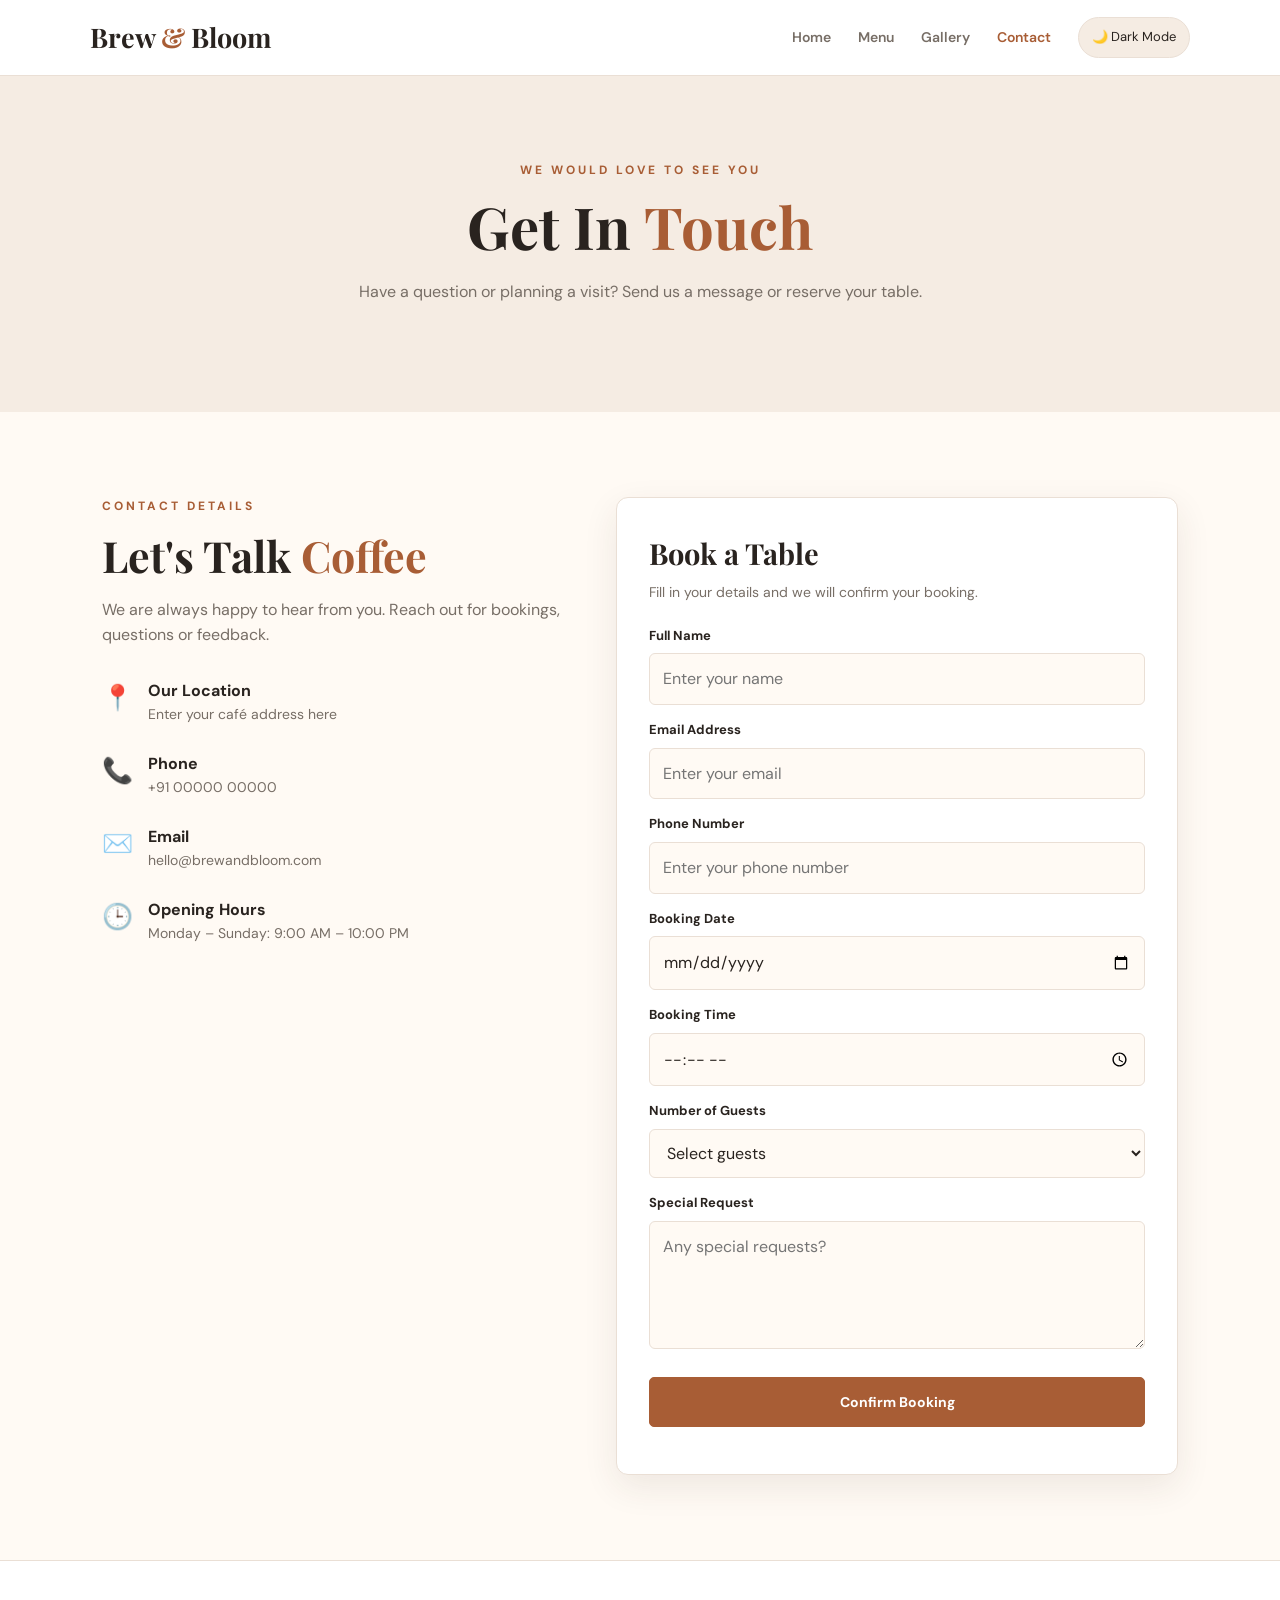
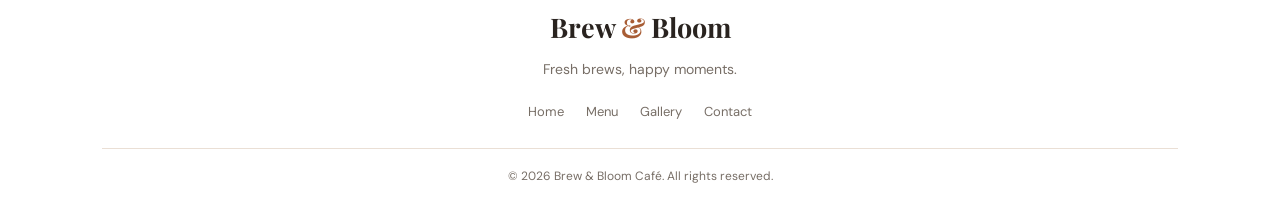
<file: contact.html>
<!DOCTYPE html>
<html lang="en">
<head>
    <meta charset="UTF-8">
    <meta name="viewport" content="width=device-width, initial-scale=1.0">
    <title>Brew & Bloom | Contact</title>
    <link rel="stylesheet" href="style.css">
    <script src="script.js" defer></script>
</head>
<body>
    <header class="header">
        <a href="index.html" class="logo">Brew <span>&</span> Bloom</a>
        <button class="menu-toggle" aria-label="Toggle navigation">☰</button>
        <nav class="navbar">
            <a href="index.html">Home</a>
            <a href="menu.html">Menu</a>
            <a href="gallery.html">Gallery</a>
            <a href="contact.html" class="active">Contact</a>
            <button class="theme-toggle">🌙 Dark Mode</button>
        </nav>
    </header>

    <main>
        <section class="page-hero">
            <p class="eyebrow">WE WOULD LOVE TO SEE YOU</p>
            <h1>Get In <span>Touch</span></h1>
            <p>Have a question or planning a visit? Send us a message or reserve your table.</p>
        </section>

        <section class="section contact-layout">
            <div class="contact-info">
                <p class="eyebrow">CONTACT DETAILS</p>
                <h2>Let's Talk <span>Coffee</span></h2>
                <p>We are always happy to hear from you. Reach out for bookings, questions or feedback.</p>
                <div class="contact-detail">
                    <span>📍</span>
                    <div><h3>Our Location</h3><p>Enter your café address here</p></div>
                </div>
                <div class="contact-detail">
                    <span>📞</span>
                    <div><h3>Phone</h3><p>+91 00000 00000</p></div>
                </div>
                <div class="contact-detail">
                    <span>✉️</span>
                    <div><h3>Email</h3><p>hello@brewandbloom.com</p></div>
                </div>
                <div class="contact-detail">
                    <span>🕒</span>
                    <div><h3>Opening Hours</h3><p>Monday – Sunday: 9:00 AM – 10:00 PM</p></div>
                </div>
            </div>

            <form class="booking-form" id="bookingForm">
                <h2>Book a Table</h2>
                <p>Fill in your details and we will confirm your booking.</p>

                <label for="name">Full Name</label>
                <input type="text" id="name" name="name" placeholder="Enter your name" required>

                <label for="email">Email Address</label>
                <input type="email" id="email" name="email" placeholder="Enter your email" required>

                <label for="phone">Phone Number</label>
                <input type="tel" id="phone" name="phone" placeholder="Enter your phone number" pattern="[0-9]{10}" required>

                <label for="date">Booking Date</label>
                <input type="date" id="date" name="date" required>

                <label for="time">Booking Time</label>
                <input type="time" id="time" name="time" required>

                <label for="guests">Number of Guests</label>
                <select id="guests" name="guests" required>
                    <option value="">Select guests</option>
                    <option value="1">1 Person</option>
                    <option value="2">2 People</option>
                    <option value="3">3 People</option>
                    <option value="4">4 People</option>
                    <option value="5">5 People</option>
                    <option value="6">6 People</option>
                    <option value="7">7 People</option>
                    <option value="8">8 People</option>
                </select>

                <label for="message">Special Request</label>
                <textarea id="message" name="message" rows="4" placeholder="Any special requests?"></textarea>

                <button type="submit" class="btn">Confirm Booking</button>
                <p class="form-message" id="formMessage" aria-live="polite"></p>
            </form>
        </section>
    </main>

    <footer class="footer">
        <a href="index.html" class="logo">Brew <span>&</span> Bloom</a>
        <p>Fresh brews, happy moments.</p>
        <div class="footer-links">
            <a href="index.html">Home</a>
            <a href="menu.html">Menu</a>
            <a href="gallery.html">Gallery</a>
            <a href="contact.html">Contact</a>
        </div>
        <p class="copyright">© 2026 Brew & Bloom Café. All rights reserved.</p>
    </footer>
</body>
</html>
</file>
<file: style.css>
@import url('https://fonts.googleapis.com/css2?family=DM+Sans:wght@400;500;600;700&family=Playfair+Display:wght@500;600;700&display=swap');

:root {
    --bg: #fffaf4;
    --surface: #ffffff;
    --text: #29231f;
    --muted: #776e66;
    --accent: #a85d35;
    --accent-dark: #854323;
    --border: #eadfd5;
    --soft: #f5ece3;
    --shadow: 0 12px 35px rgba(64, 43, 28, 0.09);
}

body.dark-mode {
    --bg: #171411;
    --surface: #24201c;
    --text: #f8eee5;
    --muted: #c1b3a7;
    --accent: #d58b5d;
    --accent-dark: #e7a77c;
    --border: #40362e;
    --soft: #302720;
    --shadow: 0 12px 35px rgba(0, 0, 0, 0.25);
}

* {
    margin: 0;
    padding: 0;
    box-sizing: border-box;
}

html {
    scroll-behavior: smooth;
    scroll-padding-top: 100px;
}

body {
    background: var(--bg);
    color: var(--text);
    font-family: 'DM Sans', sans-serif;
    line-height: 1.6;
    transition: background 0.3s, color 0.3s;
}

a {
    color: inherit;
    text-decoration: none;
}

button,
input,
textarea,
select {
    font: inherit;
}

img {
    max-width: 100%;
    display: block;
}

.header {
    min-height: 76px;
    padding: 14px 7%;
    display: flex;
    align-items: center;
    justify-content: space-between;
    background: var(--surface);
    border-bottom: 1px solid var(--border);
    position: sticky;
    top: 0;
    z-index: 100;
}

.logo {
    font-family: 'Playfair Display', serif;
    font-size: 27px;
    font-weight: 700;
    white-space: nowrap;
}

.logo span,
.hero h1 span,
.section-heading h2 span,
.page-hero h1 span,
.menu-hero h1 span,
.contact-info h2 span {
    color: var(--accent);
}

.navbar {
    display: flex;
    align-items: center;
    gap: 27px;
}

.navbar a {
    font-size: 14px;
    font-weight: 600;
    color: var(--muted);
    transition: color 0.2s;
}

.navbar a:hover,
.navbar a.active {
    color: var(--accent);
}

.theme-toggle,
.menu-toggle {
    border: 1px solid var(--border);
    background: var(--soft);
    color: var(--text);
    padding: 9px 13px;
    border-radius: 30px;
    cursor: pointer;
    font-size: 13px;
}

.menu-toggle {
    display: none;
    font-size: 22px;
    padding: 4px 11px;
}

.hero {
    min-height: 620px;
    display: flex;
    align-items: center;
    padding: 80px 9%;
    background-size: cover;
    background-position: center;
    position: relative;
}

.home-hero {
    background-image: linear-gradient(90deg, rgba(20, 15, 12, 0.84), rgba(20, 15, 12, 0.28)), url('https://images.unsplash.com/photo-1445116572660-236099ec97a0?w=1800');
}

.hero-content {
    max-width: 620px;
    color: #fff;
}

.eyebrow {
    color: var(--accent);
    font-size: 12px;
    font-weight: 700;
    letter-spacing: 3px;
    margin-bottom: 14px;
}

.hero .eyebrow {
    color: #eab38d;
}

.hero h1,
.menu-hero h1,
.page-hero h1 {
    font-family: 'Playfair Display', serif;
    font-size: clamp(42px, 6vw, 72px);
    line-height: 1.12;
    margin-bottom: 20px;
}

.hero-content > p:not(.eyebrow) {
    max-width: 510px;
    color: #eee2d8;
    font-size: 17px;
    margin-bottom: 30px;
}

.hero-buttons {
    display: flex;
    flex-wrap: wrap;
    gap: 13px;
}

.btn {
    display: inline-flex;
    justify-content: center;
    align-items: center;
    padding: 13px 25px;
    border: 1px solid var(--accent);
    border-radius: 5px;
    background: var(--accent);
    color: #fff;
    font-weight: 700;
    font-size: 14px;
    cursor: pointer;
    transition: 0.25s;
}

.btn:hover {
    background: var(--accent-dark);
    border-color: var(--accent-dark);
    transform: translateY(-2px);
}

.btn-outline {
    background: transparent;
    border-color: #fff;
    color: #fff;
}

.btn-outline:hover {
    background: #fff;
    color: #29231f;
}

.section {
    padding: 85px 8%;
}

.section-heading {
    text-align: center;
    max-width: 680px;
    margin: 0 auto 42px;
}

.section-heading h2,
.contact-info h2 {
    font-family: 'Playfair Display', serif;
    font-size: clamp(30px, 4vw, 43px);
    line-height: 1.2;
    margin-bottom: 13px;
}

.section-heading > p:not(.eyebrow) {
    color: var(--muted);
}

.feature-grid,
.food-grid,
.combo-grid {
    display: grid;
    grid-template-columns: repeat(3, 1fr);
    gap: 24px;
}

.feature-card {
    padding: 35px 25px;
    text-align: center;
    border: 1px solid var(--border);
    border-radius: 12px;
    background: var(--surface);
    box-shadow: var(--shadow);
}

.feature-icon {
    font-size: 36px;
    margin-bottom: 15px;
}

.feature-card h3,
.food-info h3 {
    font-family: 'Playfair Display', serif;
    font-size: 21px;
    margin-bottom: 9px;
}

.feature-card p,
.food-info p {
    color: var(--muted);
    font-size: 14px;
}

.popular-section {
    background: var(--soft);
}

.food-card,
.combo-card {
    overflow: hidden;
    background: var(--surface);
    border: 1px solid var(--border);
    border-radius: 12px;
    box-shadow: var(--shadow);
}

.food-card img {
    width: 100%;
    height: 230px;
    object-fit: cover;
    transition: transform 0.4s;
}

.food-card:hover img,
.combo-card:hover img {
    transform: scale(1.04);
}

.food-info {
    padding: 21px;
}

.food-info strong {
    display: block;
    color: var(--accent);
    margin-top: 13px;
    font-size: 18px;
}

.center-btn {
    text-align: center;
    margin-top: 35px;
}

.cta-section {
    padding: 75px 8%;
    text-align: center;
    background: #38271e;
    color: #fff;
}

.cta-section .eyebrow {
    color: #eab38d;
}

.cta-section h2 {
    font-family: 'Playfair Display', serif;
    font-size: clamp(30px, 4vw, 43px);
    margin-bottom: 12px;
}

.cta-section p:not(.eyebrow) {
    color: #e6d8cc;
    margin-bottom: 25px;
}

.page-hero,
.menu-hero {
    padding: 85px 8%;
    text-align: center;
    background: var(--soft);
}

.page-hero h1,
.menu-hero h1 {
    font-size: clamp(38px, 5vw, 58px);
}

.page-hero > p:not(.eyebrow),
.menu-hero > p:not(.eyebrow) {
    max-width: 650px;
    margin: 0 auto 22px;
    color: var(--muted);
}

.menu-hero .btn {
    margin-top: 8px;
}

.menu-offers {
    padding-bottom: 55px;
}

.combo-card img {
    width: 100%;
    height: 210px;
    object-fit: cover;
    transition: transform 0.4s;
}

.combo-info {
    position: relative;
    padding: 23px;
}

.offer-tag {
    display: inline-block;
    background: #e8f0df;
    color: #47632f;
    border-radius: 30px;
    padding: 5px 12px;
    font-size: 11px;
    font-weight: 700;
    margin-bottom: 10px;
}

.combo-info h3 {
    font-family: 'Playfair Display', serif;
    font-size: 22px;
    margin-bottom: 5px;
}

.combo-info p {
    color: var(--muted);
    font-size: 14px;
}

.price-line {
    display: flex;
    align-items: center;
    gap: 12px;
    margin-top: 15px;
}

.price-line strong {
    color: var(--accent);
    font-size: 21px;
}

.price-line del {
    color: var(--muted);
    font-size: 14px;
}

.menu-section {
    padding-top: 45px;
}

.category-nav {
    display: flex;
    justify-content: center;
    flex-wrap: wrap;
    gap: 12px;
    padding: 16px;
    margin: 0 auto 55px;
    background: var(--surface);
    border: 1px solid var(--border);
    border-radius: 12px;
    position: sticky;
    top: 76px;
    z-index: 50;
    box-shadow: var(--shadow);
}

.category-nav a {
    padding: 10px 17px;
    border-radius: 30px;
    background: var(--soft);
    color: var(--text);
    font-size: 13px;
    font-weight: 700;
    transition: 0.2s;
}

.category-nav a:hover {
    background: var(--accent);
    color: #fff;
}

.menu-category {
    max-width: 900px;
    margin: 0 auto 65px;
    scroll-margin-top: 160px;
}

.category-heading {
    padding-bottom: 18px;
    margin-bottom: 18px;
    border-bottom: 2px solid var(--accent);
}

.category-heading h2 {
    font-family: 'Playfair Display', serif;
    font-size: 30px;
    margin-bottom: 5px;
}

.category-heading p {
    color: var(--muted);
    font-size: 14px;
}

.menu-list {
    display: grid;
    grid-template-columns: 1fr 1fr;
    gap: 15px;
}

.menu-item {
    display: flex;
    justify-content: space-between;
    align-items: center;
    gap: 15px;
    padding: 18px;
    background: var(--surface);
    border: 1px solid var(--border);
    border-radius: 9px;
    transition: 0.2s;
}

.menu-item:hover {
    border-color: var(--accent);
    transform: translateY(-3px);
    box-shadow: var(--shadow);
}

.menu-item h3 {
    font-size: 16px;
    margin-bottom: 4px;
}

.menu-item p {
    color: var(--muted);
    font-size: 13px;
}

.menu-item strong {
    color: var(--accent);
    white-space: nowrap;
    font-size: 17px;
}

.gallery-grid {
    display: grid;
    grid-template-columns: repeat(3, 1fr);
    gap: 17px;
}

.gallery-grid img {
    width: 100%;
    height: 260px;
    object-fit: cover;
    border-radius: 10px;
    cursor: pointer;
    transition: transform 0.3s, opacity 0.3s;
}

.gallery-grid img:hover {
    transform: scale(1.025);
    opacity: 0.88;
}

.lightbox {
    display: none;
    position: fixed;
    inset: 0;
    z-index: 300;
    background: rgba(0, 0, 0, 0.92);
    justify-content: center;
    align-items: center;
    padding: 35px;
}

.lightbox.open {
    display: flex;
}

.lightbox img {
    max-width: 90%;
    max-height: 85vh;
    object-fit: contain;
    border-radius: 8px;
}

.lightbox-close {
    position: absolute;
    top: 20px;
    right: 35px;
    border: none;
    background: transparent;
    color: white;
    font-size: 42px;
    cursor: pointer;
}

.contact-layout {
    display: grid;
    grid-template-columns: 0.9fr 1.1fr;
    gap: 55px;
    align-items: start;
}

.contact-info > p:not(.eyebrow) {
    color: var(--muted);
    margin: 15px 0 30px;
}

.contact-detail {
    display: flex;
    align-items: flex-start;
    gap: 15px;
    margin: 25px 0;
}

.contact-detail > span {
    font-size: 25px;
}

.contact-detail h3 {
    font-size: 16px;
}

.contact-detail p {
    color: var(--muted);
    font-size: 14px;
}

.booking-form {
    padding: 32px;
    background: var(--surface);
    border: 1px solid var(--border);
    border-radius: 12px;
    box-shadow: var(--shadow);
}

.booking-form h2 {
    font-family: 'Playfair Display', serif;
    font-size: 29px;
    margin-bottom: 5px;
}

.booking-form > p:not(.form-message) {
    color: var(--muted);
    font-size: 14px;
    margin-bottom: 22px;
}

.booking-form label {
    display: block;
    font-size: 13px;
    font-weight: 700;
    margin: 15px 0 7px;
}

.booking-form input,
.booking-form select,
.booking-form textarea {
    width: 100%;
    padding: 12px 13px;
    border: 1px solid var(--border);
    border-radius: 6px;
    background: var(--bg);
    color: var(--text);
    outline: none;
}

.booking-form input:focus,
.booking-form select:focus,
.booking-form textarea:focus {
    border-color: var(--accent);
}

.booking-form textarea {
    resize: vertical;
}

.booking-form button {
    width: 100%;
    margin-top: 20px;
}

.form-message {
    margin-top: 15px;
    font-size: 14px;
    font-weight: 600;
}

.footer {
    padding: 45px 8% 20px;
    text-align: center;
    background: var(--surface);
    border-top: 1px solid var(--border);
}

.footer > p {
    color: var(--muted);
    font-size: 14px;
    margin-top: 8px;
}

.footer-links {
    display: flex;
    justify-content: center;
    flex-wrap: wrap;
    gap: 22px;
    margin: 22px 0;
}

.footer-links a {
    color: var(--muted);
    font-size: 13px;
}

.footer-links a:hover {
    color: var(--accent);
}

.footer .copyright {
    border-top: 1px solid var(--border);
    padding-top: 18px;
    margin-top: 25px;
    font-size: 12px;
}

.back-to-top {
    position: fixed;
    right: 22px;
    bottom: 22px;
    width: 43px;
    height: 43px;
    border: none;
    border-radius: 50%;
    background: var(--accent);
    color: white;
    font-size: 20px;
    cursor: pointer;
    display: none;
    z-index: 90;
    box-shadow: var(--shadow);
}

.back-to-top.visible {
    display: block;
}

.video-section {
    padding-bottom: 35px;
}

.cafe-video-wrapper {
    max-width: 1000px;
    margin: 0 auto;
    overflow: hidden;
    border-radius: 15px;
    background: #171411;
    box-shadow: var(--shadow);
}

.cafe-video {
    display: block;
    width: 100%;
    max-height: 560px;
    aspect-ratio: 16 / 9;
    object-fit: cover;
}

.video-caption {
    text-align: center;
    color: var(--muted);
    font-size: 14px;
    margin-top: 15px;
}

.menu-item {
    flex-wrap: wrap;
}

.add-cart-btn {
    padding: 9px 15px;
    border: 1px solid var(--accent);
    border-radius: 5px;
    background: transparent;
    color: var(--accent);
    font-size: 12px;
    font-weight: 700;
    cursor: pointer;
    transition: 0.2s;
    white-space: nowrap;
}

.add-cart-btn:hover {
    background: var(--accent);
    color: white;
}

.combo-info .add-cart-btn {
    margin-top: 16px;
}

.cart-section {
    padding: 75px 8%;
    background: var(--soft);
    scroll-margin-top: 90px;
}

.cart-heading {
    text-align: center;
    margin-bottom: 35px;
}

.cart-heading h2 {
    font-family: 'Playfair Display', serif;
    font-size: clamp(30px, 4vw, 42px);
    margin-bottom: 8px;
}

.cart-heading h2 span {
    color: var(--accent);
}

.cart-heading > p:last-child {
    color: var(--muted);
}

.cart-layout {
    max-width: 1100px;
    margin: 0 auto;
    display: grid;
    grid-template-columns: 1.5fr 1fr;
    gap: 25px;
    align-items: start;
}

.cart-products,
.bill-card {
    padding: 25px;
    background: var(--surface);
    border: 1px solid var(--border);
    border-radius: 12px;
    box-shadow: var(--shadow);
}

.cart-title-row {
    display: flex;
    justify-content: space-between;
    align-items: center;
    margin-bottom: 20px;
}

.cart-title-row h3,
.bill-card h3 {
    font-family: 'Playfair Display', serif;
    font-size: 23px;
}

.cart-title-row > span {
    color: var(--muted);
    font-size: 13px;
}

.cart-item {
    display: grid;
    grid-template-columns: 1fr auto;
    gap: 12px;
    align-items: center;
    padding: 17px 0;
    border-bottom: 1px solid var(--border);
}

.cart-item-details h4 {
    font-size: 15px;
    margin-bottom: 4px;
}

.cart-item-details p {
    color: var(--muted);
    font-size: 12px;
}

.cart-item-details strong {
    display: inline-block;
    color: var(--accent);
    margin-top: 5px;
}

.quantity-controls {
    display: flex;
    align-items: center;
    gap: 10px;
}

.quantity-controls button {
    width: 30px;
    height: 30px;
    border: 1px solid var(--border);
    border-radius: 5px;
    background: var(--soft);
    color: var(--text);
    cursor: pointer;
    font-size: 18px;
}

.quantity-controls button:hover {
    background: var(--accent);
    color: white;
}

.quantity-controls span {
    min-width: 18px;
    text-align: center;
    font-weight: 700;
}

.remove-item {
    grid-column: 1 / -1;
    justify-self: end;
    border: none;
    background: transparent;
    color: #d93025;
    cursor: pointer;
    font-size: 12px;
    font-weight: 700;
}

.empty-cart {
    padding: 25px 0;
    color: var(--muted);
    text-align: center;
}

.bill-card h3 {
    margin-bottom: 22px;
}

.bill-row {
    display: flex;
    justify-content: space-between;
    gap: 15px;
    padding: 13px 0;
    border-bottom: 1px solid var(--border);
    font-size: 14px;
}

.bill-row strong {
    white-space: nowrap;
}

.bill-total {
    margin-top: 8px;
    font-size: 17px;
    font-weight: 700;
}

.bill-total strong {
    color: var(--accent);
}

.place-order-btn {
    width: 100%;
    margin-top: 22px;
}

.place-order-btn:disabled {
    opacity: 0.5;
    cursor: not-allowed;
    transform: none;
}

.bill-note {
    color: var(--muted);
    font-size: 12px;
    text-align: center;
    margin-top: 13px;
}

.order-message {
    color: #26834a;
    font-size: 13px;
    font-weight: 700;
    text-align: center;
    margin-top: 15px;
}

@media (max-width: 900px) {
    .header {
        padding: 13px 5%;
    }

    .navbar {
        gap: 15px;
    }

    .section {
        padding: 70px 5%;
    }

    .feature-grid,
    .food-grid,
    .combo-grid {
        gap: 15px;
    }

    .contact-layout {
        gap: 30px;
    }

    .category-nav {
        top: 70px;
    }

    .cart-section {
        padding: 65px 5%;
    }
}

@media (max-width: 700px) {
    .header {
        min-height: 68px;
    }

    .logo {
        font-size: 23px;
    }

    .menu-toggle {
        display: block;
    }

    .navbar {
        display: none;
        position: absolute;
        top: 68px;
        left: 0;
        width: 100%;
        padding: 20px 5%;
        background: var(--surface);
        border-bottom: 1px solid var(--border);
        flex-direction: column;
        align-items: stretch;
        gap: 18px;
    }

    .navbar.open {
        display: flex;
    }

    .navbar a {
        padding: 5px 0;
    }

    .theme-toggle {
        align-self: flex-start;
    }

    .hero {
        min-height: 540px;
        padding: 65px 7%;
    }

    .hero-content > p:not(.eyebrow) {
        font-size: 15px;
    }

    .feature-grid,
    .food-grid,
    .combo-grid,
    .contact-layout {
        grid-template-columns: 1fr;
    }

    .feature-card {
        padding: 28px 20px;
    }

    .food-card img,
    .combo-card img {
        height: 230px;
    }

    .category-nav {
        top: 68px;
        justify-content: flex-start;
        flex-wrap: nowrap;
        overflow-x: auto;
        padding: 12px;
        border-radius: 8px;
    }

    .category-nav a {
        flex-shrink: 0;
    }

    .menu-list {
        grid-template-columns: 1fr;
    }

    .menu-category {
        scroll-margin-top: 145px;
    }

    .gallery-grid {
        grid-template-columns: repeat(2, 1fr);
        gap: 10px;
    }

    .gallery-grid img {
        height: 180px;
    }

    .booking-form {
        padding: 23px;
    }

    .lightbox {
        padding: 15px;
    }

    .lightbox img {
        max-width: 100%;
    }

    .cart-layout {
        grid-template-columns: 1fr;
    }

    .cart-products,
    .bill-card {
        padding: 20px;
    }

    .cart-section {
        padding: 55px 5%;
    }
}

@media (max-width: 400px) {
    .gallery-grid {
        grid-template-columns: 1fr;
    }

    .gallery-grid img {
        height: 230px;
    }

    .hero-buttons {
        flex-direction: column;
        align-items: flex-start;
    }

    .menu-item {
        flex-wrap: wrap;
    }

    .cart-item {
        grid-template-columns: 1fr;
    }

    .quantity-controls {
        justify-content: flex-start;
    }
}

.offer-announcement {
    max-width: 1100px;
    margin: 0 auto 35px;
    padding: 17px 22px;
    border: 1px dashed var(--accent);
    border-radius: 10px;
    background: var(--surface);
    color: var(--text);
    text-align: center;
    font-weight: 700;
}

.offer-announcement span {
    color: var(--accent);
}

.cart-top-link {
    display: inline-flex;
    align-items: center;
    gap: 7px;
    padding: 9px 14px;
    border-radius: 30px;
    background: var(--accent);
    color: #fff !important;
    font-weight: 700;
}

.cart-discount {
    color: #26834a;
}

.coupon-note {
    margin-top: 12px;
    color: var(--muted);
    font-size: 12px;
    text-align: center;
}

.add-cart-btn:focus-visible,
.quantity-controls button:focus-visible,
.remove-item:focus-visible {
    outline: 3px solid var(--accent);
    outline-offset: 3px;
}

.cafe-video {
    background: #000;
}

/* Add-to-cart success popup */

.cart-toast {
    position: fixed;
    top: 24px;
    right: 24px;
    z-index: 9999;
    display: block;
    width: min(370px, calc(100vw - 32px));
    padding: 15px 17px;
    border: 1px solid rgba(255, 255, 255, 0.16);
    border-radius: 13px;
    background: #202820;
    color: #fff;
    box-shadow: 0 12px 35px rgba(0, 0, 0, 0.25);
    opacity: 0;
    visibility: hidden;
    transform: translateY(-15px);
    transition: opacity 0.25s ease, transform 0.25s ease, visibility 0.25s;
}

.cart-toast.show {
    opacity: 1;
    visibility: visible;
    transform: translateY(0);
}

.toast-content {
    display: flex;
    align-items: flex-start;
    gap: 12px;
}

.toast-check {
    display: grid;
    flex: 0 0 34px;
    width: 34px;
    height: 34px;
    place-items: center;
    border-radius: 50%;
    background: #2e9d58;
    color: #fff;
    font-size: 20px;
    font-weight: 800;
}

.toast-message {
    display: flex;
    min-width: 0;
    flex: 1;
    flex-direction: column;
    gap: 7px;
}

.toast-message strong {
    color: #fff;
    font-size: 14px;
}

.toast-message small {
    color: #d8e2d8;
    font-size: 12px;
    line-height: 1.45;
}

.view-cart-btn {
    width: fit-content;
    border: 0;
    padding: 4px 0;
    background: transparent;
    color: #8fd7a5;
    font-weight: 700;
    cursor: pointer;
}

.view-cart-btn:hover {
    text-decoration: underline;
}

.toast-close {
    border: 0;
    background: transparent;
    color: #fff;
    cursor: pointer;
    font-size: 23px;
    line-height: 1;
    opacity: 0.8;
}

.toast-close:hover {
    opacity: 1;
}

@media (max-width: 480px) {
    .cart-toast {
        top: 12px;
        right: 12px;
        left: 12px;
        width: auto;
    }
}

/* Right-side cart drawer */

.floating-cart-button {
    position: fixed;
    right: 22px;
    bottom: 82px;
    z-index: 500;
    display: inline-flex;
    align-items: center;
    gap: 9px;
    padding: 13px 18px;
    border: 0;
    border-radius: 30px;
    background: var(--accent);
    color: #fff;
    font-weight: 700;
    box-shadow: 0 8px 25px rgba(0, 0, 0, 0.2);
    cursor: pointer;
}

.floating-cart-button b {
    display: grid;
    min-width: 23px;
    height: 23px;
    padding: 0 5px;
    place-items: center;
    border-radius: 50%;
    background: #fff;
    color: var(--accent-dark);
    font-size: 12px;
}

.cart-drawer {
    position: fixed;
    inset: 0;
    z-index: 10000;
    visibility: hidden;
    pointer-events: none;
}

.cart-drawer.open {
    visibility: visible;
    pointer-events: auto;
}

.cart-drawer-backdrop {
    position: absolute;
    inset: 0;
    background: rgba(0, 0, 0, 0.48);
    opacity: 0;
    transition: opacity 0.28s ease;
}

.cart-drawer.open .cart-drawer-backdrop {
    opacity: 1;
}

.cart-drawer-panel {
    position: absolute;
    top: 0;
    right: 0;
    display: flex;
    flex-direction: column;
    width: min(440px, 100%);
    height: 100%;
    padding: 24px;
    overflow: hidden;
    background: var(--surface);
    color: var(--text);
    box-shadow: -12px 0 35px rgba(0, 0, 0, 0.2);
    transform: translateX(105%);
    transition: transform 0.3s ease;
}

.cart-drawer.open .cart-drawer-panel {
    transform: translateX(0);
}

.cart-drawer-header {
    display: flex;
    align-items: center;
    justify-content: space-between;
    padding-bottom: 18px;
    border-bottom: 1px solid var(--border);
}

.drawer-eyebrow {
    margin-bottom: 4px;
    color: var(--accent);
    font-size: 10px;
    font-weight: 800;
    letter-spacing: 2px;
}

.cart-drawer-header h2 {
    font-family: 'Playfair Display', serif;
    font-size: 27px;
}

.cart-drawer-header h2 span {
    display: inline-grid;
    min-width: 25px;
    height: 25px;
    margin-left: 5px;
    padding: 0 6px;
    place-items: center;
    border-radius: 50%;
    background: var(--accent);
    color: #fff;
    font: 700 12px 'DM Sans', sans-serif;
    vertical-align: middle;
}

.drawer-close {
    width: 38px;
    height: 38px;
    border: 1px solid var(--border);
    border-radius: 50%;
    background: var(--soft);
    color: var(--text);
    font-size: 25px;
    cursor: pointer;
}

.drawer-success {
    display: none;
    align-items: center;
    gap: 11px;
    margin: 17px 0 5px;
    padding: 13px;
    border: 1px solid #b8dfc3;
    border-radius: 9px;
    background: #effaf1;
    color: #205c34;
}

.drawer-success.visible {
    display: flex;
}

.drawer-success-icon {
    display: grid;
    flex: 0 0 30px;
    width: 30px;
    height: 30px;
    place-items: center;
    border-radius: 50%;
    background: #2e9d58;
    color: #fff;
    font-weight: 800;
}

.drawer-success strong {
    display: block;
    font-size: 13px;
}

.drawer-success p {
    margin-top: 2px;
    font-size: 11px;
}

.drawer-items {
    flex: 1;
    padding: 8px 2px;
    overflow-y: auto;
}

.drawer-item {
    display: flex;
    justify-content: space-between;
    gap: 12px;
    padding: 17px 0;
    border-bottom: 1px solid var(--border);
}

.drawer-item-info {
    display: flex;
    min-width: 0;
    flex-direction: column;
    gap: 4px;
}

.drawer-item-info strong {
    font-size: 14px;
}

.drawer-item-info small {
    color: var(--muted);
    font-size: 11px;
}

.drawer-item-info b {
    color: var(--accent);
    font-size: 13px;
}

.drawer-item-actions {
    display: flex;
    flex-direction: column;
    align-items: flex-end;
    gap: 7px;
}

.drawer-quantity {
    display: flex;
    align-items: center;
    gap: 9px;
}

.drawer-quantity button {
    width: 27px;
    height: 27px;
    border: 1px solid var(--border);
    border-radius: 5px;
    background: var(--soft);
    color: var(--text);
    cursor: pointer;
    font-size: 17px;
}

.drawer-quantity span {
    min-width: 14px;
    text-align: center;
    font-weight: 700;
}

.drawer-remove {
    border: 0;
    background: transparent;
    color: #d93025;
    cursor: pointer;
    font-size: 11px;
}

.drawer-empty {
    padding: 35px 10px;
    color: var(--muted);
    text-align: center;
    font-size: 14px;
}

.cart-drawer-footer {
    padding-top: 16px;
    border-top: 1px solid var(--border);
    background: var(--surface);
}

.drawer-total-row {
    display: flex;
    justify-content: space-between;
    gap: 12px;
    padding: 7px 0;
    font-size: 14px;
}

.drawer-discount {
    padding: 5px 0 9px;
    color: #26834a;
    font-size: 11px;
}

.drawer-grand-total {
    margin-top: 5px;
    padding-top: 13px;
    border-top: 1px solid var(--border);
    font-size: 17px;
    font-weight: 800;
}

.drawer-grand-total strong {
    color: var(--accent);
}

.drawer-view-cart,
.drawer-continue {
    width: 100%;
    margin-top: 12px;
    padding: 12px;
    border-radius: 6px;
    cursor: pointer;
    font-weight: 700;
}

.drawer-view-cart {
    border: 1px solid var(--accent);
    background: var(--accent);
    color: #fff;
}

.drawer-continue {
    margin-top: 8px;
    border: 1px solid var(--border);
    background: var(--soft);
    color: var(--text);
}

.cart-toast {
    position: fixed;
    top: 95px;
    right: 24px;
    z-index: 11000;
    display: flex;
    align-items: flex-start;
    gap: 11px;
    width: min(350px, calc(100vw - 30px));
    padding: 15px 16px;
    border: 1px solid rgba(255, 255, 255, 0.15);
    border-radius: 12px;
    background: #202820;
    color: #fff;
    box-shadow: 0 12px 35px rgba(0, 0, 0, 0.28);
    opacity: 0;
    visibility: hidden;
    transform: translateY(-10px);
    transition: opacity 0.25s ease, transform 0.25s ease, visibility 0.25s;
}

.cart-toast.show {
    opacity: 1;
    visibility: visible;
    transform: translateY(0);
}

.toast-check {
    display: grid;
    flex: 0 0 32px;
    width: 32px;
    height: 32px;
    place-items: center;
    border-radius: 50%;
    background: #2e9d58;
    color: #fff;
    font-size: 19px;
    font-weight: 800;
}

.toast-copy {
    display: flex;
    min-width: 0;
    flex: 1;
    flex-direction: column;
    gap: 4px;
}

.toast-copy strong {
    font-size: 14px;
}

.toast-copy small {
    color: #e0e8e0;
    font-size: 11px;
    line-height: 1.45;
}

.toast-view-cart {
    width: fit-content;
    margin-top: 3px;
    padding: 0;
    border: 0;
    background: transparent;
    color: #9be0ad;
    cursor: pointer;
    font-size: 12px;
    font-weight: 800;
}

.toast-close {
    border: 0;
    background: transparent;
    color: #fff;
    cursor: pointer;
    font-size: 21px;
    line-height: 1;
}

@media (max-width: 480px) {
    .floating-cart-button {
        right: 14px;
        bottom: 75px;
    }

    .cart-drawer-panel {
        padding: 18px;
    }

    .cart-toast {
        top: 78px;
        right: 12px;
        width: calc(100vw - 24px);
    }
}
</file>
